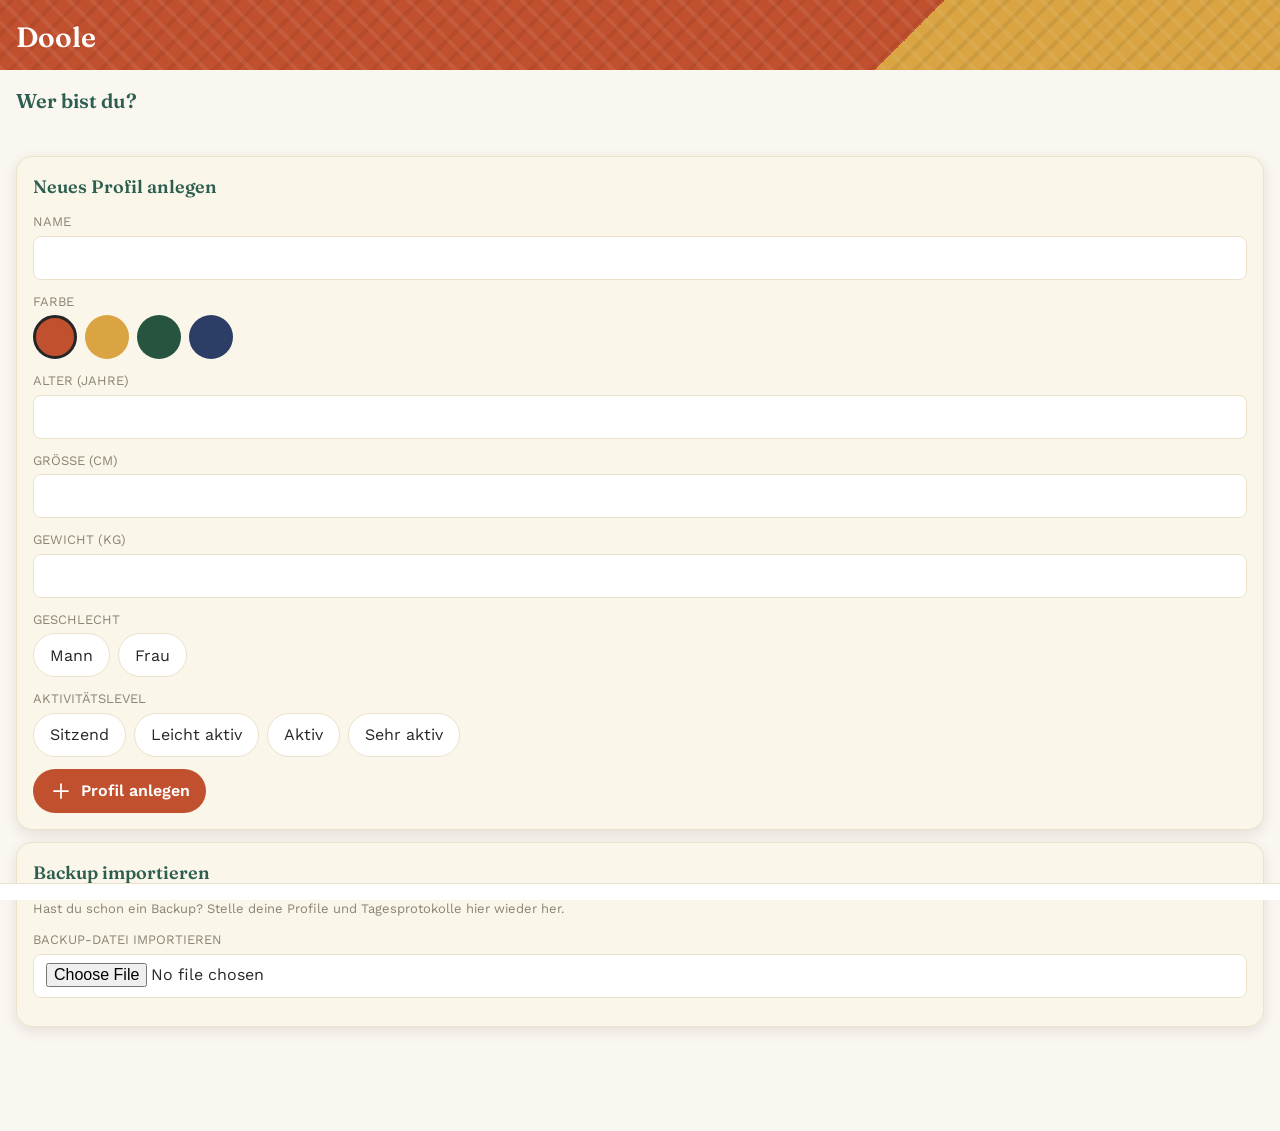
<file: index.html>
<!DOCTYPE html>
<html lang="de">
<head>
  <meta charset="UTF-8">
  <meta name="viewport" content="width=device-width, initial-scale=1">
  <title>Doole</title>
  <link rel="manifest" href="manifest.json">
  <meta name="theme-color" content="#C1502E">
  <link rel="stylesheet" href="css/tokens.css">
  <link rel="stylesheet" href="css/styles.css">
</head>
<body>
  <div id="app">
    <header id="app-header" class="app-header"></header>
    <main id="app-content" class="app-content"></main>
    <nav id="app-bottom-nav" class="bottom-nav"></nav>
  </div>
  <div id="toast-root" aria-live="polite"></div>
  <script type="module" src="js/app.js"></script>
</body>
</html>
</file>
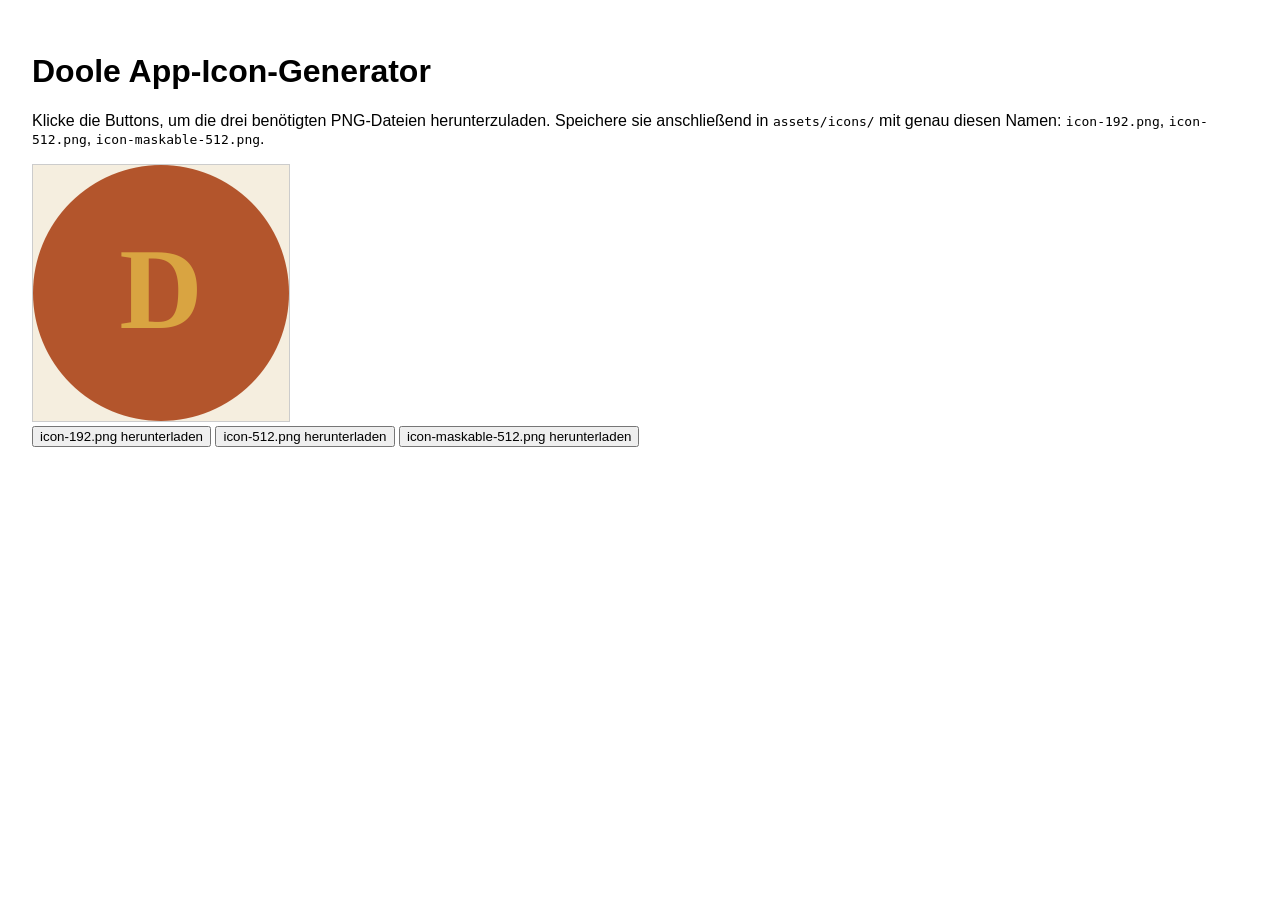
<file: assets/icons/generate-icons.html>
<!DOCTYPE html>
<html>
<head><meta charset="UTF-8"><title>Doole-Icon-Generator</title></head>
<body style="font-family:sans-serif;padding:24px;">
  <h1>Doole App-Icon-Generator</h1>
  <p>Klicke die Buttons, um die drei benötigten PNG-Dateien herunterzuladen. Speichere sie anschließend in <code>assets/icons/</code> mit genau diesen Namen: <code>icon-192.png</code>, <code>icon-512.png</code>, <code>icon-maskable-512.png</code>.</p>
  <canvas id="canvas" width="512" height="512" style="border:1px solid #ccc;width:256px;height:256px;"></canvas>
  <div>
    <button onclick="download(192, false, 'icon-192.png')">icon-192.png herunterladen</button>
    <button onclick="download(512, false, 'icon-512.png')">icon-512.png herunterladen</button>
    <button onclick="download(512, true, 'icon-maskable-512.png')">icon-maskable-512.png herunterladen</button>
  </div>
  <script>
    function draw(size, maskable) {
      const canvas = document.getElementById("canvas");
      canvas.width = size;
      canvas.height = size;
      const ctx = canvas.getContext("2d");

      // Maskable Icons brauchen Rand-Sicherheitszone (sicherer Bereich = mittlere 80%)
      const bgPadding = maskable ? size * 0.1 : 0;

      ctx.fillStyle = "#F5EEDF";
      ctx.fillRect(0, 0, size, size);

      ctx.fillStyle = "#B3552C";
      ctx.beginPath();
      ctx.arc(size / 2, size / 2, (size - bgPadding * 2) / 2, 0, Math.PI * 2);
      ctx.fill();

      ctx.fillStyle = "#D9A441";
      ctx.font = `bold ${size * 0.45}px Georgia, serif`;
      ctx.textAlign = "center";
      ctx.textBaseline = "middle";
      ctx.fillText("D", size / 2, size / 2 + size * 0.02);
    }

    function download(size, maskable, filename) {
      draw(size, maskable);
      const canvas = document.getElementById("canvas");
      const link = document.createElement("a");
      link.download = filename;
      link.href = canvas.toDataURL("image/png");
      link.click();
    }

    draw(512, false);
  </script>
</body>
</html>
</file>
<file: css/tokens.css>
/* Design-Tokens: zentrale Variablen für Farben, Abstände, Schriftgrößen.
   Andere CSS-Dateien greifen nur über diese Variablen auf Werte zu,
   damit das Design an einer Stelle geändert werden kann. */
:root {
  /* Farben */
  --color-bg: #FAF6F0;
  --color-surface: #FBF6EA;
  --color-primary: #C1502E;
  --color-accent: #D9A441;
  --color-secondary: #2C5F4F;
  --color-text: #262626;
  --color-text-muted: #8a8473;
  --color-border: #ECE2CC;
  --color-danger: #B3261E;

  /* Schriftarten */
  --font-headline: "Fraunces", Georgia, serif;
  --font-body: "Work Sans", -apple-system, sans-serif;

  /* Schriftgrößen-Skala */
  --font-size-label: 13px;
  --font-size-body: 16px;
  --font-size-card-title: 18px;
  --font-size-section-title: 20px;
  --font-size-display: 28px;

  /* Abstands-Skala (4/8/12/16/24/32/48px) */
  --space-1: 4px;
  --space-2: 8px;
  --space-3: 12px;
  --space-4: 16px;
  --space-5: 24px;
  --space-6: 32px;
  --space-7: 48px;

  /* Sonstiges */
  --radius-card: 16px;
  --radius-pill: 999px;
  --touch-min: 44px;
  --shadow-card: 0 4px 14px rgba(44, 26, 12, 0.10);
}

@font-face {
  font-family: "Fraunces";
  src: url("../assets/fonts/fraunces-400.woff2") format("woff2");
  font-weight: 400;
  font-display: swap;
}
@font-face {
  font-family: "Fraunces";
  src: url("../assets/fonts/fraunces-600.woff2") format("woff2");
  font-weight: 600;
  font-display: swap;
}
@font-face {
  font-family: "Work Sans";
  src: url("../assets/fonts/work-sans-400.woff2") format("woff2");
  font-weight: 400;
  font-display: swap;
}
@font-face {
  font-family: "Work Sans";
  src: url("../assets/fonts/work-sans-500.woff2") format("woff2");
  font-weight: 500;
  font-display: swap;
}
@font-face {
  font-family: "Work Sans";
  src: url("../assets/fonts/work-sans-600.woff2") format("woff2");
  font-weight: 600;
  font-display: swap;
}
</file>
<file: css/styles.css>
/* Basis-Reset und Grundlayout für die App-Hülle (Header, Inhalt, Bottom-Nav) */
* {
  box-sizing: border-box;
}

html, body {
  margin: 0;
  padding: 0;
  background: var(--color-bg);
  color: var(--color-text);
  font-family: var(--font-body);
  font-size: var(--font-size-body);
  line-height: 1.5;
}

h1, h2, h3 {
  font-family: var(--font-headline);
  margin: 0;
}

#app {
  display: flex;
  flex-direction: column;
  min-height: 100dvh;
}

.app-header {
  background-color: var(--color-primary);
  background-image:
    repeating-linear-gradient(45deg, rgba(255, 255, 255, 0.07) 0px, rgba(255, 255, 255, 0.07) 4px, transparent 4px, transparent 16px),
    repeating-linear-gradient(-45deg, rgba(0, 0, 0, 0.06) 0px, rgba(0, 0, 0, 0.06) 4px, transparent 4px, transparent 16px),
    linear-gradient(135deg, var(--color-primary) 0%, var(--color-primary) 70%, var(--color-accent) 70%, var(--color-accent) 100%);
  color: #fff;
  padding: var(--space-4) var(--space-4) var(--space-3);
  flex-shrink: 0;
}

.app-content {
  flex: 1;
  padding: var(--space-4);
  padding-bottom: calc(var(--space-7) + var(--touch-min));
  overflow-y: auto;
}

.bottom-nav {
  position: fixed;
  bottom: 0;
  left: 0;
  right: 0;
  display: flex;
  justify-content: space-around;
  background: #fff;
  border-top: 1px solid var(--color-border);
  padding: var(--space-2) 0;
  padding-bottom: max(var(--space-2), env(safe-area-inset-bottom));
}

.bottom-nav .nav-item {
  display: flex;
  flex-direction: column;
  align-items: center;
  gap: 2px;
  min-width: var(--touch-min);
  min-height: var(--touch-min);
  justify-content: center;
  font-size: var(--font-size-label);
  color: var(--color-text-muted);
  background: none;
  border: none;
  font-family: var(--font-body);
}

.bottom-nav .nav-item.active {
  color: var(--color-primary);
  font-weight: 600;
}

.bottom-nav .nav-item:disabled {
  opacity: 0.5;
}

.section-card {
  background: var(--color-surface);
  border: 1px solid var(--color-border);
  border-radius: var(--radius-card);
  box-shadow: var(--shadow-card);
  padding: var(--space-4);
  margin-bottom: var(--space-3);
}

.section-card h3 {
  font-size: var(--font-size-card-title);
  color: var(--color-secondary);
  margin-bottom: var(--space-3);
  display: flex;
  align-items: center;
  gap: var(--space-2);
}

.field {
  margin-bottom: var(--space-3);
}

.field label {
  display: block;
  font-size: var(--font-size-label);
  color: var(--color-text-muted);
  text-transform: uppercase;
  margin-bottom: var(--space-1);
}

.field input, .field select, .field textarea {
  width: 100%;
  min-height: var(--touch-min);
  padding: var(--space-2) var(--space-3);
  border: 1px solid var(--color-border);
  border-radius: var(--space-2);
  font-family: var(--font-body);
  font-size: var(--font-size-body);
  background: #fff;
  color: var(--color-text);
}

.field input:disabled {
  background: var(--color-border);
  color: var(--color-text-muted);
  cursor: not-allowed;
}

/* Essen-Datenbank: Autocomplete-Vorschläge + Größen-Buttons */
.food-suggestions {
  display: flex;
  flex-direction: column;
  gap: var(--space-1);
  margin-top: var(--space-1);
}

.food-suggestion-btn {
  text-align: left;
  min-height: var(--touch-min);
  padding: var(--space-2) var(--space-3);
  border: 1px solid var(--color-border);
  border-radius: var(--space-2);
  background: #fff;
  color: var(--color-text);
  font-family: var(--font-body);
  font-size: var(--font-size-body);
  cursor: pointer;
}

.food-suggestion-btn:hover {
  background: var(--color-bg);
}

.food-size-buttons {
  display: flex;
  gap: var(--space-2);
  flex-wrap: wrap;
  margin-top: var(--space-2);
}

.btn {
  display: inline-flex;
  align-items: center;
  justify-content: center;
  gap: var(--space-2);
  min-height: var(--touch-min);
  min-width: var(--touch-min);
  padding: var(--space-2) var(--space-4);
  border-radius: var(--radius-pill);
  border: none;
  font-family: var(--font-body);
  font-weight: 600;
  font-size: var(--font-size-body);
  cursor: pointer;
}

.btn-primary {
  background: var(--color-primary);
  color: #fff;
}

.btn-secondary {
  background: var(--color-surface);
  color: var(--color-secondary);
  border: 1px solid var(--color-border);
}

#toast-root {
  position: fixed;
  bottom: calc(var(--touch-min) + var(--space-5));
  left: 50%;
  transform: translateX(-50%);
  z-index: 1000;
}

.toast {
  background: var(--color-secondary);
  color: #fff;
  padding: var(--space-3) var(--space-4);
  border-radius: var(--space-2);
  margin-bottom: var(--space-2);
  font-size: var(--font-size-body);
  box-shadow: 0 4px 12px rgba(0,0,0,0.2);
}

.toast.toast-error {
  background: var(--color-danger);
}

/* Akkordeon (Mahlzeiten-Karten) */
.accordion-card {
  padding: 0;
  overflow: hidden;
}

.accordion-header {
  width: 100%;
  display: flex;
  align-items: center;
  gap: var(--space-3);
  padding: var(--space-4);
  background: none;
  border: none;
  text-align: left;
  cursor: pointer;
  min-height: var(--touch-min);
}

.accordion-emoji {
  font-size: 28px;
  flex-shrink: 0;
}

.accordion-title {
  flex: 1;
  display: flex;
  flex-direction: column;
  gap: 2px;
  min-width: 0;
}

.accordion-name {
  font-family: var(--font-headline);
  font-size: var(--font-size-card-title);
  color: var(--color-secondary);
}

.accordion-preview {
  font-size: var(--font-size-label);
  color: var(--color-text-muted);
  white-space: nowrap;
  overflow: hidden;
  text-overflow: ellipsis;
}

.accordion-chevron {
  flex-shrink: 0;
  color: var(--color-text-muted);
  transition: transform 200ms ease;
}

.accordion-header.open .accordion-chevron {
  transform: rotate(90deg);
}

.accordion-body {
  padding: 0 var(--space-4) var(--space-4);
}

/* Chips (z.B. Portionsgröße) */
.chip-group {
  display: flex;
  gap: var(--space-2);
  flex-wrap: wrap;
}

.chip {
  min-height: var(--touch-min);
  padding: var(--space-2) var(--space-4);
  border-radius: var(--radius-pill);
  border: 1px solid var(--color-border);
  background: #fff;
  color: var(--color-text);
  font-family: var(--font-body);
  font-size: var(--font-size-body);
  cursor: pointer;
}

.chip.selected {
  background: var(--color-primary);
  border-color: var(--color-primary);
  color: #fff;
  font-weight: 600;
}

/* Kreis-Bewertung (z.B. Sättigung) */
.circle-rating {
  display: flex;
  gap: var(--space-2);
  flex-wrap: wrap;
}

.circle {
  width: var(--touch-min);
  height: var(--touch-min);
  border-radius: 50%;
  border: 1px solid var(--color-border);
  background: #fff;
  color: var(--color-text);
  font-family: var(--font-body);
  font-weight: 600;
  font-size: var(--font-size-body);
  cursor: pointer;
}

.circle.selected {
  background: var(--color-accent);
  border-color: var(--color-accent);
  color: #fff;
}

/* Emoji-Picker (Stimmung, Schlafqualität) */
.emoji-picker {
  display: flex;
  gap: var(--space-2);
  flex-wrap: wrap;
}

.emoji-btn {
  min-width: var(--touch-min);
  min-height: var(--touch-min);
  border-radius: var(--space-2);
  border: 1px solid var(--color-border);
  background: #fff;
  font-size: 22px;
  display: flex;
  align-items: center;
  justify-content: center;
  cursor: pointer;
  padding: var(--space-1);
}

.emoji-btn.selected {
  background: var(--color-accent);
  border-color: var(--color-accent);
}

.emoji-btn-labeled {
  flex-direction: column;
  gap: 2px;
  width: 72px;
  height: auto;
  padding: var(--space-2);
}

.emoji-btn-labeled .emoji-btn-caption {
  font-size: var(--font-size-label);
  color: var(--color-text-muted);
}

.emoji-btn-labeled.selected .emoji-btn-caption {
  color: #fff;
}

/* Tagesform-Check: 5 Buttons kompakt in einer Reihe */
.tagesform-picker {
  flex-wrap: nowrap;
}

.tagesform-picker .emoji-btn-labeled {
  flex: 1;
  width: auto;
  min-width: 0;
  padding: var(--space-1);
}

.tagesform-picker .emoji-btn-labeled > span:first-child {
  font-size: 18px;
}

.tagesform-picker .emoji-btn-caption {
  font-size: 10px;
  white-space: nowrap;
}

/* Wasser-Tracker */
.water-card {
  display: flex;
  flex-direction: column;
  gap: var(--space-3);
}

.water-row {
  display: flex;
  align-items: center;
  gap: var(--space-3);
}

.water-stepper-btn {
  width: 56px;
  height: 56px;
  border-radius: 50%;
  border: none;
  background: var(--color-primary);
  color: #fff;
  font-size: 24px;
  display: flex;
  align-items: center;
  justify-content: center;
  cursor: pointer;
  flex-shrink: 0;
}

.water-stepper-btn.minus {
  background: var(--color-surface);
  color: var(--color-primary);
  border: 1px solid var(--color-border);
}

.water-sum {
  flex: 1;
  text-align: center;
  font-family: var(--font-headline);
  font-size: var(--font-size-section-title);
  color: var(--color-secondary);
}

.water-progress {
  height: var(--space-3);
  background: var(--color-border);
  border-radius: var(--radius-pill);
  overflow: hidden;
}

.water-progress-fill {
  height: 100%;
  background: var(--color-primary);
  border-radius: var(--radius-pill);
  transition: width 250ms ease;
}

.water-reminder {
  font-size: var(--font-size-label);
  color: var(--color-text-muted);
  text-align: center;
  margin: var(--space-2) 0 0 0;
}

/* Toggle-Schalter (z.B. Alkohol) */
.toggle-switch {
  position: relative;
  display: inline-block;
  width: 52px;
  height: var(--touch-min);
  flex-shrink: 0;
}

.toggle-switch input {
  opacity: 0;
  width: 100%;
  height: 100%;
  margin: 0;
  cursor: pointer;
}

.toggle-track {
  position: absolute;
  inset: 0;
  background: var(--color-border);
  border-radius: var(--radius-pill);
  pointer-events: none;
  transition: background 200ms ease;
}

.toggle-thumb {
  position: absolute;
  top: 6px;
  left: 6px;
  width: 32px;
  height: 32px;
  background: #fff;
  border-radius: 50%;
  pointer-events: none;
  transition: transform 200ms ease;
  box-shadow: 0 1px 3px rgba(0, 0, 0, 0.3);
}

.toggle-switch input:checked ~ .toggle-track {
  background: var(--color-primary);
}

.toggle-switch input:checked ~ .toggle-thumb {
  transform: translateX(20px);
}

/* Kalender-Ansicht */
.calendar-card {
  display: flex;
  flex-direction: column;
  gap: var(--space-3);
}

.calendar-header {
  display: flex;
  align-items: center;
  justify-content: space-between;
  font-family: var(--font-headline);
  color: var(--color-secondary);
}

.calendar-header button {
  background: none;
  border: none;
  min-width: var(--touch-min);
  min-height: var(--touch-min);
  color: var(--color-secondary);
  cursor: pointer;
}

.calendar-weekdays,
.calendar-grid {
  display: grid;
  grid-template-columns: repeat(7, 1fr);
  gap: var(--space-1);
}

.calendar-weekday {
  text-align: center;
  font-size: var(--font-size-label);
  color: var(--color-text-muted);
}

.calendar-cell {
  position: relative;
  min-height: var(--touch-min);
  display: flex;
  flex-direction: column;
  align-items: center;
  justify-content: center;
  gap: 2px;
  border: none;
  border-radius: var(--space-2);
  background: none;
  font-family: var(--font-body);
  font-size: var(--font-size-body);
  color: var(--color-text);
  cursor: pointer;
}

.calendar-cell.empty {
  cursor: default;
}

.calendar-cell.today {
  background: var(--color-primary);
  color: #fff;
  font-weight: 600;
}

.calendar-cell-dot {
  width: 5px;
  height: 5px;
  border-radius: 50%;
  background: var(--color-accent);
}

.calendar-cell.today .calendar-cell-dot {
  background: #fff;
}

/* Übersicht-Ansicht */
.overview-subtext {
  color: var(--color-text-muted);
  font-size: var(--font-size-label);
  margin: 0;
}

.overview-stat-grid {
  display: grid;
  grid-template-columns: repeat(3, 1fr);
  gap: var(--space-3);
}

.overview-stat {
  display: flex;
  flex-direction: column;
  align-items: center;
  gap: var(--space-1);
  text-align: center;
}

.overview-stat-icon {
  color: var(--color-primary);
}

.overview-stat-value {
  font-family: var(--font-headline);
  font-size: var(--font-size-card-title);
  color: var(--color-secondary);
}

.overview-stat-label {
  font-size: var(--font-size-label);
  color: var(--color-text-muted);
}

.overview-movement-line {
  font-size: var(--font-size-body);
  color: var(--color-text);
  margin: 0;
  line-height: 1.5;
}

.overview-best-week {
  font-size: var(--font-size-body);
  font-weight: 600;
  color: var(--color-secondary);
  margin: 0;
  line-height: 1.5;
}

.chart-wrap {
  display: flex;
  flex-direction: column;
  gap: var(--space-2);
}

.line-chart {
  width: 100%;
  height: auto;
}

.chart-axis-labels {
  display: flex;
  justify-content: space-between;
  font-size: var(--font-size-label);
  color: var(--color-text-muted);
}

.chart-empty {
  color: var(--color-text-muted);
  font-size: var(--font-size-body);
  margin: 0;
}

/* Tagesbericht */
.daily-summary-list {
  list-style: none;
  margin: 0;
  padding: 0;
  display: flex;
  flex-direction: column;
  gap: var(--space-2);
  font-size: var(--font-size-body);
}

.daily-summary-list li {
  display: flex;
  align-items: flex-start;
  gap: var(--space-2);
}

.daily-summary-list svg {
  width: 18px;
  height: 18px;
  flex-shrink: 0;
  margin-top: 2px;
  color: var(--color-secondary);
}

/* Kalorien-Tagessumme */
.kcal-total-section {
  margin-top: var(--space-4);
  padding-top: var(--space-4);
  border-top: 1px solid var(--color-border);
}

.kcal-total-value {
  font-family: var(--font-headline);
  font-size: var(--font-size-section-title);
  color: var(--color-secondary);
  margin: 0 0 var(--space-2) 0;
}

.kcal-breakdown {
  font-size: var(--font-size-body);
  font-weight: 600;
  color: var(--color-text);
  margin: 0 0 var(--space-1) 0;
}

.kcal-ziel-defizit {
  font-size: var(--font-size-label);
  color: var(--color-text-muted);
  margin: 0 0 var(--space-2) 0;
}

.kcal-status {
  font-size: var(--font-size-label);
  color: var(--color-text-muted);
  margin: var(--space-2) 0 0 0;
}

.kcal-zone-green {
  background: var(--color-secondary);
}

.kcal-zone-yellow {
  background: var(--color-accent);
}

.kcal-zone-red {
  background: var(--color-danger);
}

.kcal-streak {
  display: inline-block;
  font-weight: 600;
  font-size: var(--font-size-label);
  color: var(--color-primary);
  background: var(--color-bg);
  border: 1px solid var(--color-border);
  border-radius: var(--radius-pill);
  padding: var(--space-1) var(--space-3);
  margin: var(--space-2) 0 0 0;
}

.kcal-deficit-warning {
  font-weight: 600;
  font-size: var(--font-size-label);
  color: var(--color-text);
  background: #FBEBC8;
  border: 1px solid var(--color-accent);
  border-radius: var(--space-2);
  padding: var(--space-2) var(--space-3);
  margin: var(--space-2) 0 0 0;
}

.activity-kcal-preview {
  font-size: var(--font-size-label);
  font-weight: 600;
  color: var(--color-primary);
  margin: var(--space-2) 0 0 0;
}

/* Sport-Ansicht */
.sport-phase-card {
  text-align: center;
}

.sport-day-counter {
  color: var(--color-text-muted);
  font-size: var(--font-size-label);
  text-transform: uppercase;
  margin: 0 0 var(--space-1) 0;
}

.sport-phase-card h3 {
  justify-content: center;
  margin-bottom: var(--space-1);
}

.sport-phase-detail {
  color: var(--color-text-muted);
  font-size: var(--font-size-label);
  margin: 0;
}

.sport-toggle-group {
  display: flex;
  gap: var(--space-2);
  margin-bottom: var(--space-3);
}

.sport-toggle {
  flex: 1;
  min-height: var(--touch-min);
  padding: var(--space-3) var(--space-2);
  border-radius: var(--radius-pill);
  border: 1px solid var(--color-border);
  background: #fff;
  color: var(--color-text);
  font-family: var(--font-body);
  font-weight: 600;
  font-size: var(--font-size-body);
  cursor: pointer;
}

.sport-toggle.selected {
  background: var(--color-primary);
  border-color: var(--color-primary);
  color: #fff;
}

.sport-day-label {
  color: var(--color-text-muted);
  font-size: var(--font-size-label);
  text-transform: uppercase;
  margin: 0 0 var(--space-2) 0;
}

.sport-focus-label {
  color: var(--color-secondary);
  font-family: var(--font-headline);
  font-size: var(--font-size-card-title);
  margin: 0 0 var(--space-3) 0;
}

.sport-exercise-card h3 {
  margin-bottom: var(--space-1);
}

.sport-exercise-detail {
  font-size: var(--font-size-label);
  color: var(--color-text-muted);
  margin: 0;
}

.sport-start-btn {
  width: 100%;
  font-size: var(--font-size-card-title);
  padding: var(--space-4);
  margin-top: var(--space-2);
}

.sport-rest-card p,
.sport-placeholder-card p {
  color: var(--color-text-muted);
  margin: 0;
}

/* Workout-Player */
.player-screen {
  display: flex;
  flex-direction: column;
  align-items: center;
  text-align: center;
  gap: var(--space-2);
  padding: var(--space-3) 0;
}

.player-total-timer {
  font-family: var(--font-headline);
  font-size: var(--font-size-section-title);
  color: var(--color-secondary);
}

.player-progress {
  color: var(--color-text-muted);
  font-size: var(--font-size-label);
  margin: 0;
}

.player-phase-label {
  font-weight: 600;
  font-size: var(--font-size-card-title);
  margin: 0;
  color: var(--color-primary);
}

.player-phase-label.rest {
  color: var(--color-accent);
}

.player-icon {
  width: 140px;
  height: 140px;
  color: var(--color-secondary);
  margin: var(--space-2) 0;
}

.player-icon svg {
  width: 100%;
  height: 100%;
}

.player-exercise-name {
  font-size: var(--font-size-display);
  color: var(--color-secondary);
  margin: 0;
}

.player-exercise-detail {
  color: var(--color-text-muted);
  font-size: var(--font-size-body);
  margin: 0;
}

.player-phase-timer {
  font-family: var(--font-headline);
  font-size: 64px;
  color: var(--color-primary);
  margin: var(--space-2) 0;
}

.player-phase-timer.rest {
  color: var(--color-accent);
}

.player-controls {
  display: flex;
  gap: var(--space-3);
  width: 100%;
  margin-top: var(--space-3);
}

.player-controls .btn {
  flex: 1;
}

.player-finished {
  padding-top: var(--space-7);
}

.player-finished-emoji {
  font-size: 64px;
}

/* Modal-Overlay (z.B. Gesundheits-Hinweis im Sport-Tab) */
.modal-overlay {
  position: fixed;
  inset: 0;
  background: rgba(0, 0, 0, 0.5);
  display: flex;
  align-items: center;
  justify-content: center;
  padding: var(--space-4);
  z-index: 2000;
}

.modal-card {
  background: var(--color-surface);
  border-radius: var(--radius-card);
  box-shadow: var(--shadow-card);
  padding: var(--space-5);
  max-width: 360px;
  width: 100%;
}

.modal-card h3 {
  color: var(--color-secondary);
  margin-bottom: var(--space-3);
}

.modal-card p {
  color: var(--color-text);
  line-height: 1.5;
  margin: 0 0 var(--space-4) 0;
}

.modal-card .btn {
  width: 100%;
}
</file>
